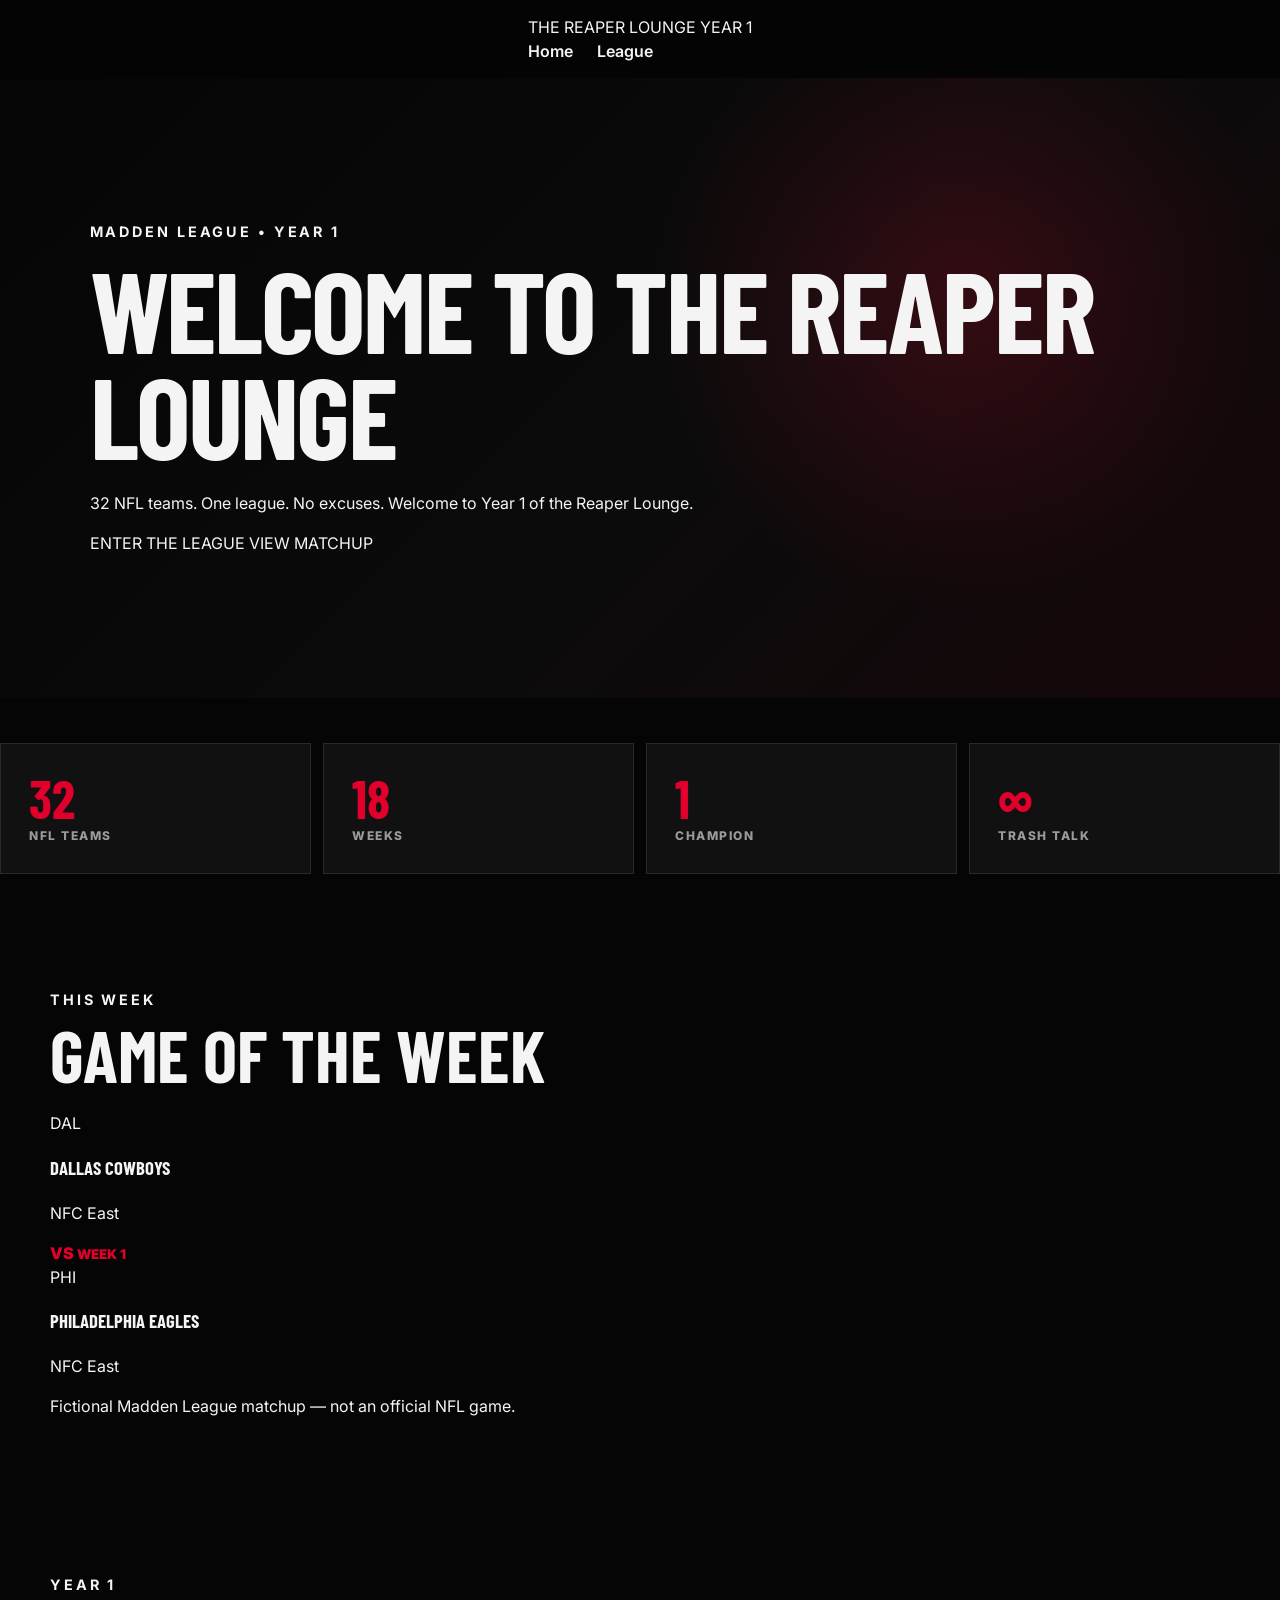
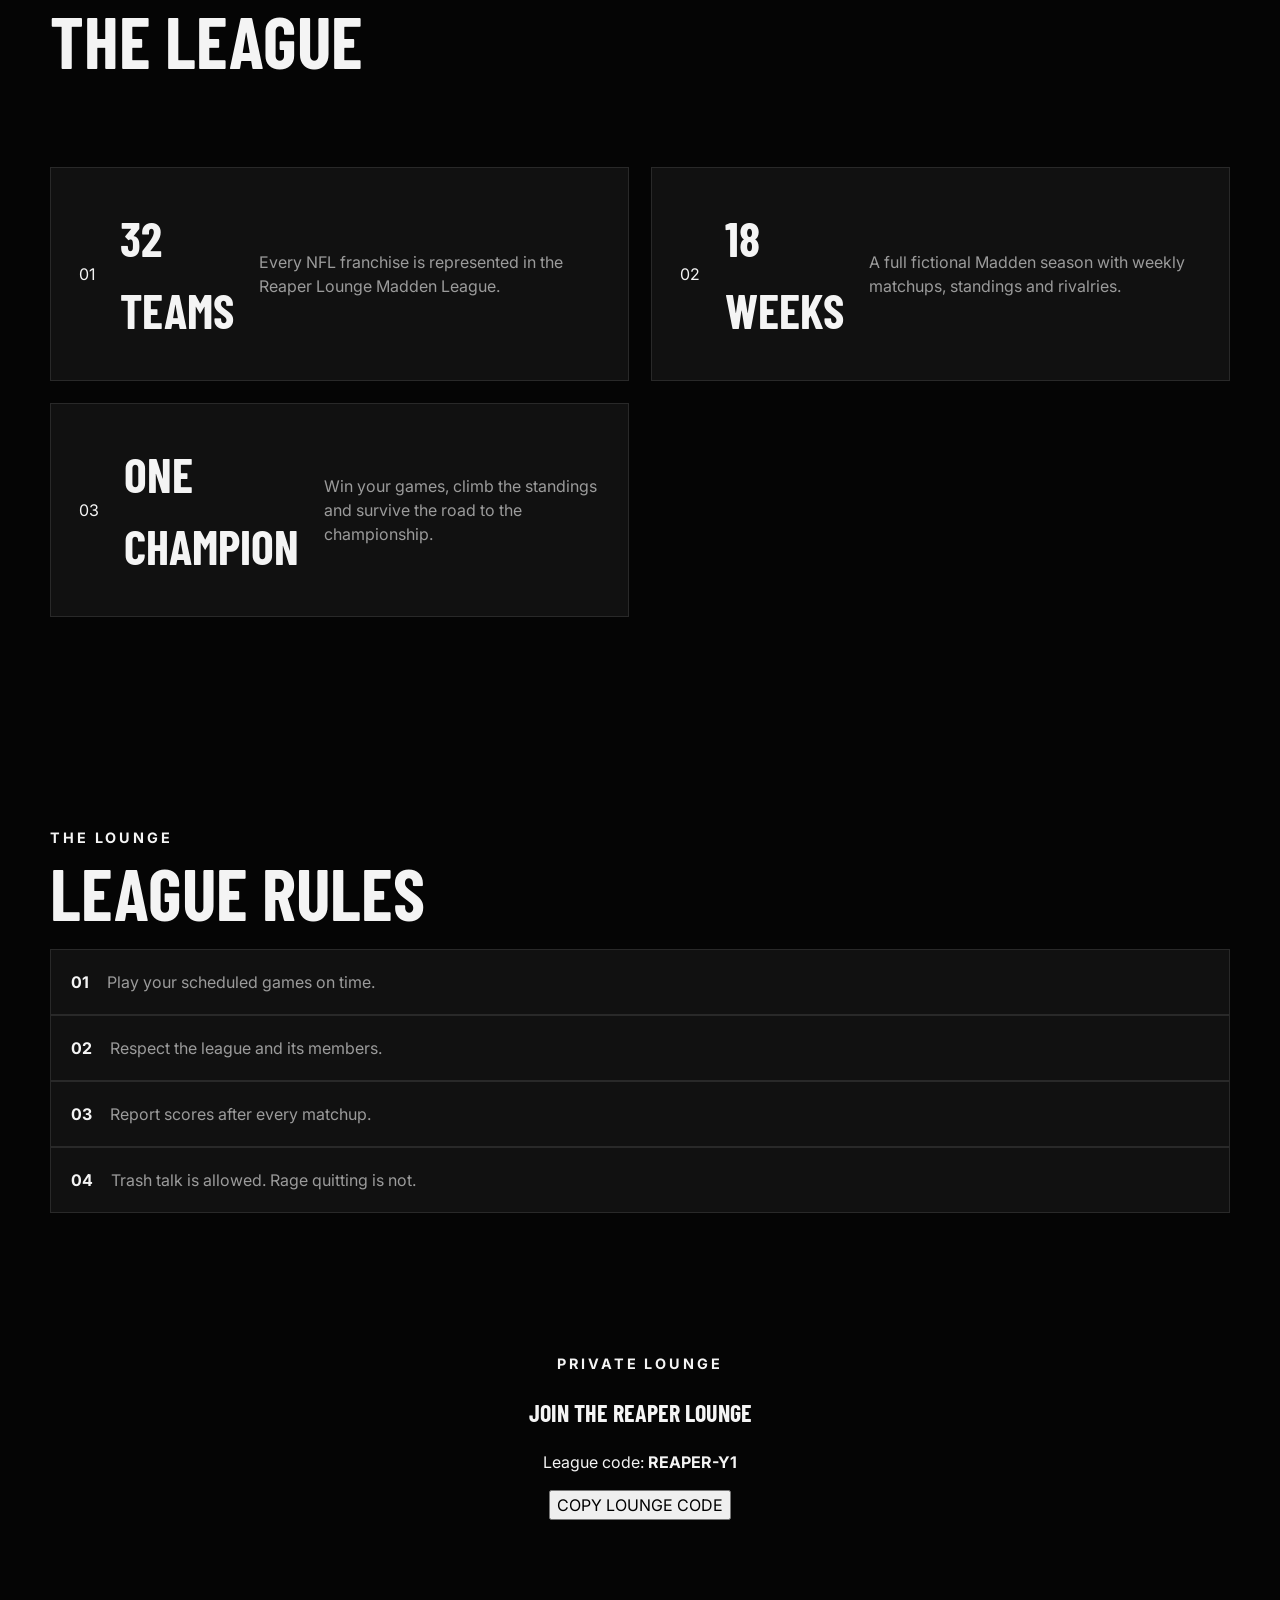
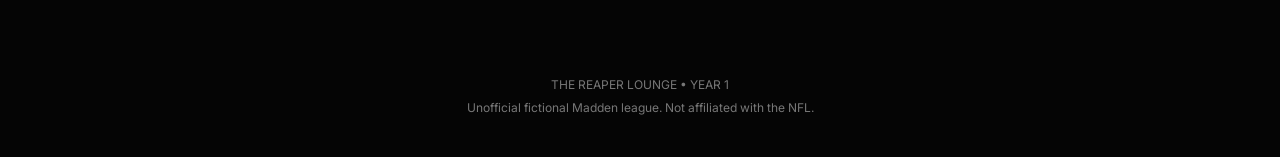
<file: index.html>
<!DOCTYPE html>
<html lang="en">
<head>
    <meta charset="UTF-8">
    <meta name="viewport" content="width=device-width, initial-scale=1.0">

    <meta
        name="description"
        content="THE REAPER LOUNGE - Year 1 Madden League featuring all 32 NFL teams."
    >

    <title>THE REAPER LOUNGE | Year 1</title>

    <link rel="stylesheet" href="styles.css">
</head>

<body>

<header class="site-header">
    <div class="container nav-container">

        <a href="index.html" class="logo" aria-label="The Reaper Lounge home">
            THE REAPER LOUNGE
            <span>YEAR 1</span>
        </a>

        <nav aria-label="Main navigation">
            <a href="index.html" class="active">Home</a>
            <a href="league.html">League</a>
        </nav>

    </div>
</header>


<main>

    <section class="hero">
        <div class="container">

            <p class="eyebrow">MADDEN LEAGUE • YEAR 1</p>

            <h1>
                WELCOME TO
                <span>THE REAPER LOUNGE</span>
            </h1>

            <p class="hero-text">
                32 NFL teams. One league. No excuses.
                Welcome to Year 1 of the Reaper Lounge.
            </p>

            <div class="hero-buttons">
                <a href="league.html" class="btn btn-primary">
                    ENTER THE LEAGUE
                </a>

                <a href="#featured" class="btn btn-secondary">
                    VIEW MATCHUP
                </a>
            </div>

        </div>
    </section>


    <section class="stats-section">
        <div class="container stats-grid">

            <div class="stat-card">
                <strong>32</strong>
                <span>NFL TEAMS</span>
            </div>

            <div class="stat-card">
                <strong>18</strong>
                <span>WEEKS</span>
            </div>

            <div class="stat-card">
                <strong>1</strong>
                <span>CHAMPION</span>
            </div>

            <div class="stat-card">
                <strong>∞</strong>
                <span>TRASH TALK</span>
            </div>

        </div>
    </section>


    <section id="featured" class="section">
        <div class="container">

            <div class="section-heading">
                <p class="eyebrow">THIS WEEK</p>
                <h2>GAME OF THE WEEK</h2>
            </div>

            <div class="matchup-card">

                <div class="team-side">
                    <div class="team-logo-placeholder">DAL</div>
                    <h3>Dallas Cowboys</h3>
                    <p>NFC East</p>
                </div>

                <div class="vs">
                    <span>VS</span>
                    <small>WEEK 1</small>
                </div>

                <div class="team-side">
                    <div class="team-logo-placeholder">PHI</div>
                    <h3>Philadelphia Eagles</h3>
                    <p>NFC East</p>
                </div>

            </div>

            <p class="matchup-note">
                Fictional Madden League matchup — not an official NFL game.
            </p>

        </div>
    </section>


    <section class="section dark-section">
        <div class="container">

            <div class="section-heading">
                <p class="eyebrow">YEAR 1</p>
                <h2>THE LEAGUE</h2>
            </div>

            <div class="feature-grid">

                <article class="feature-card">
                    <span class="feature-number">01</span>
                    <h3>32 TEAMS</h3>
                    <p>
                        Every NFL franchise is represented in the Reaper
                        Lounge Madden League.
                    </p>
                </article>

                <article class="feature-card">
                    <span class="feature-number">02</span>
                    <h3>18 WEEKS</h3>
                    <p>
                        A full fictional Madden season with weekly matchups,
                        standings and rivalries.
                    </p>
                </article>

                <article class="feature-card">
                    <span class="feature-number">03</span>
                    <h3>ONE CHAMPION</h3>
                    <p>
                        Win your games, climb the standings and survive
                        the road to the championship.
                    </p>
                </article>

            </div>

        </div>
    </section>


    <section class="section">
        <div class="container">

            <div class="section-heading">
                <p class="eyebrow">THE LOUNGE</p>
                <h2>LEAGUE RULES</h2>
            </div>

            <div class="rules-list">

                <div class="rule">
                    <strong>01</strong>
                    <span>Play your scheduled games on time.</span>
                </div>

                <div class="rule">
                    <strong>02</strong>
                    <span>Respect the league and its members.</span>
                </div>

                <div class="rule">
                    <strong>03</strong>
                    <span>Report scores after every matchup.</span>
                </div>

                <div class="rule">
                    <strong>04</strong>
                    <span>Trash talk is allowed. Rage quitting is not.</span>
                </div>

            </div>

        </div>
    </section>


    <section class="section dark-section">
        <div class="container lounge-code">

            <div>
                <p class="eyebrow">PRIVATE LOUNGE</p>
                <h2>JOIN THE REAPER LOUNGE</h2>

                <p>
                    League code:
                    <strong>REAPER-Y1</strong>
                </p>
            </div>

            <button
                id="copyCodeButton"
                class="btn btn-primary"
                type="button"
            >
                COPY LOUNGE CODE
            </button>

            <p
                id="copyMessage"
                class="success-message"
                aria-live="polite"
            ></p>

        </div>
    </section>

</main>


<footer class="site-footer">
    <div class="container">

        <p>
            THE REAPER LOUNGE
            <span>•</span>
            YEAR 1
        </p>

        <p class="footer-small">
            Unofficial fictional Madden league. Not affiliated with the NFL.
        </p>

    </div>
</footer>


<script src="script.js"></script>

</body>
</html>
</file>
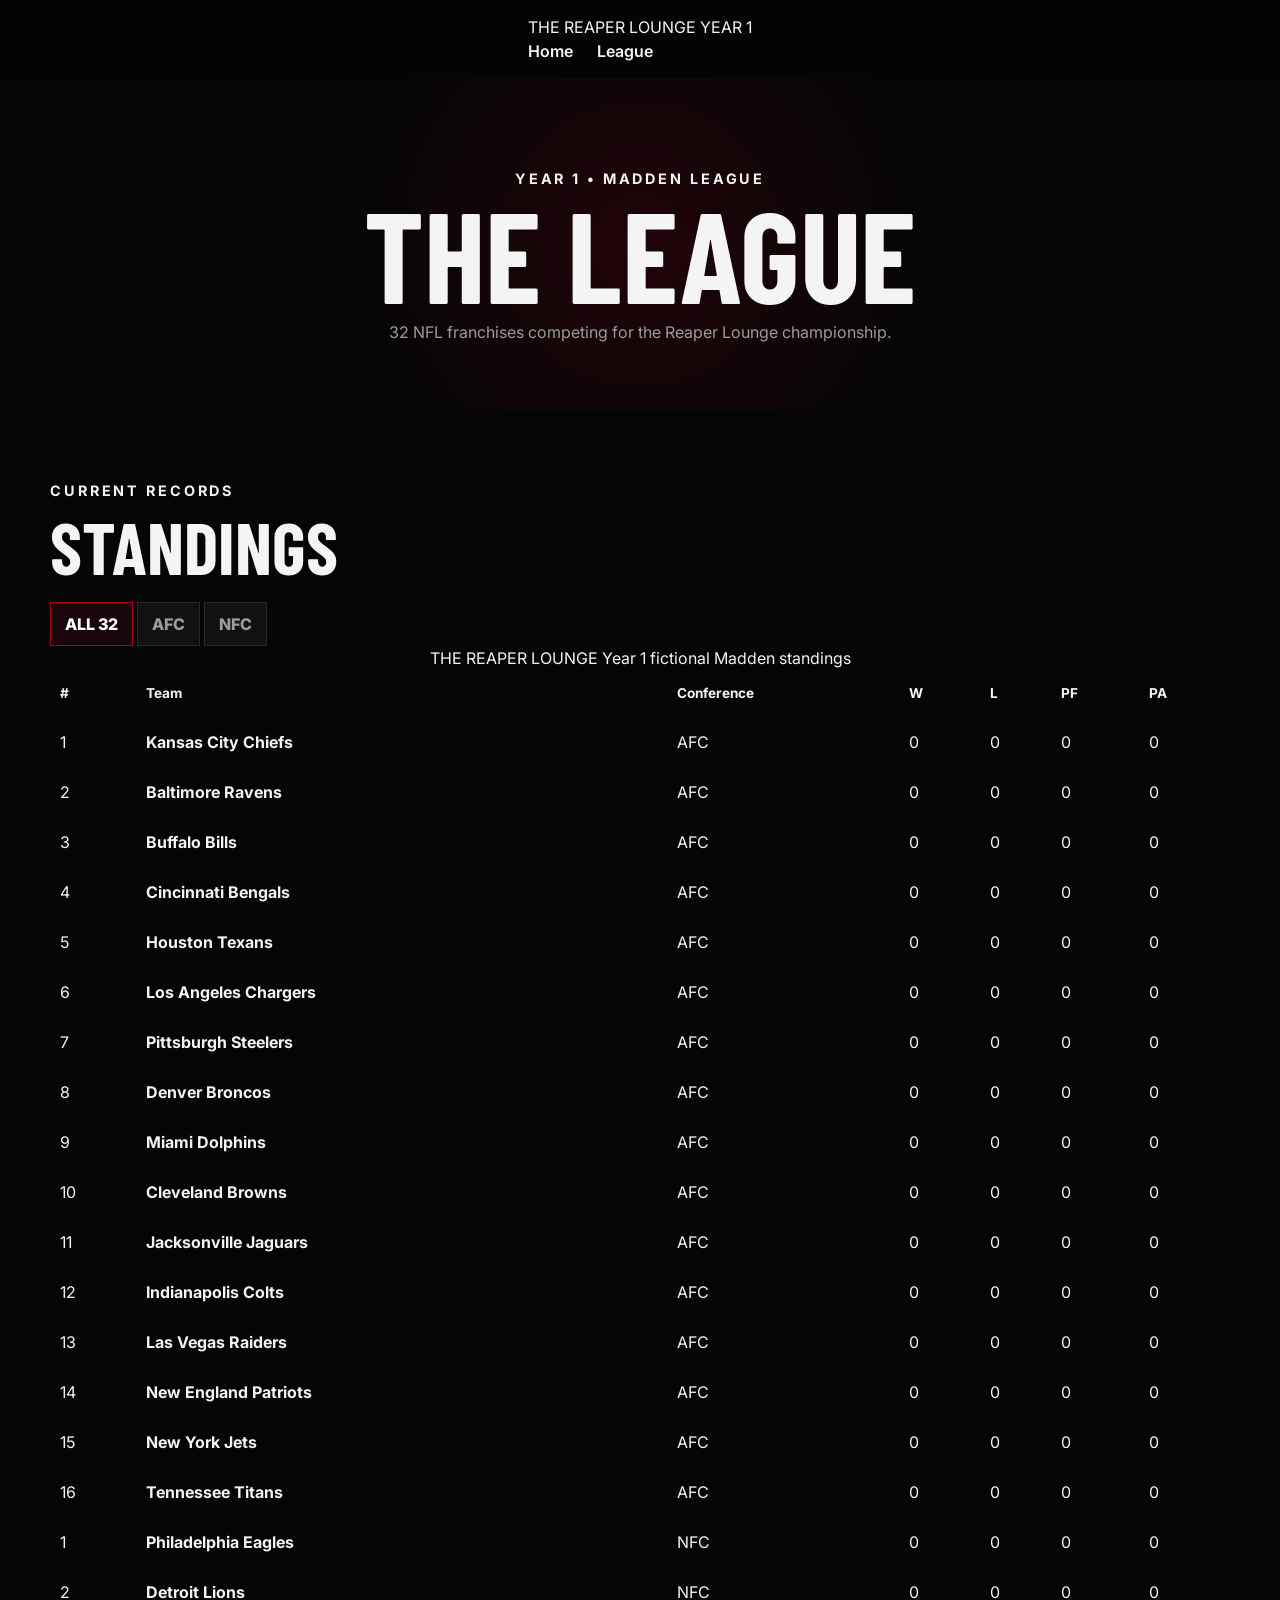
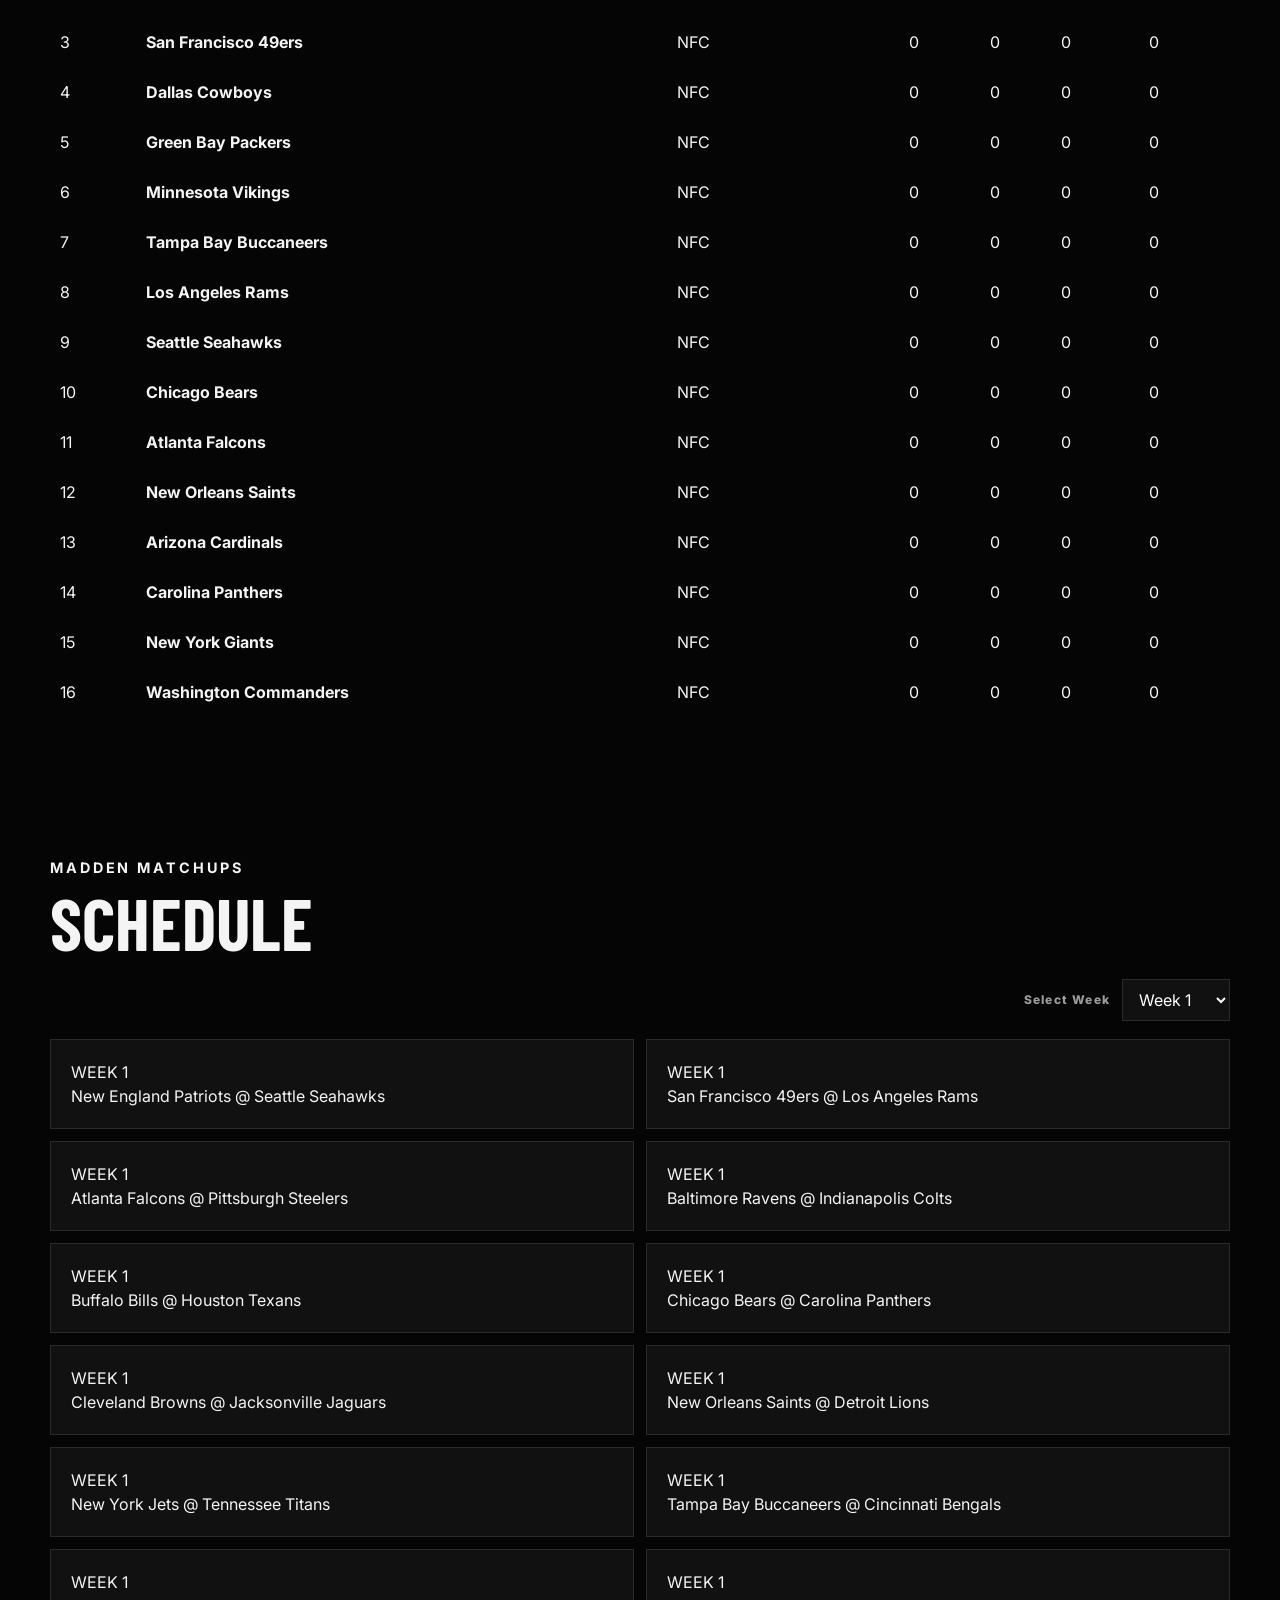
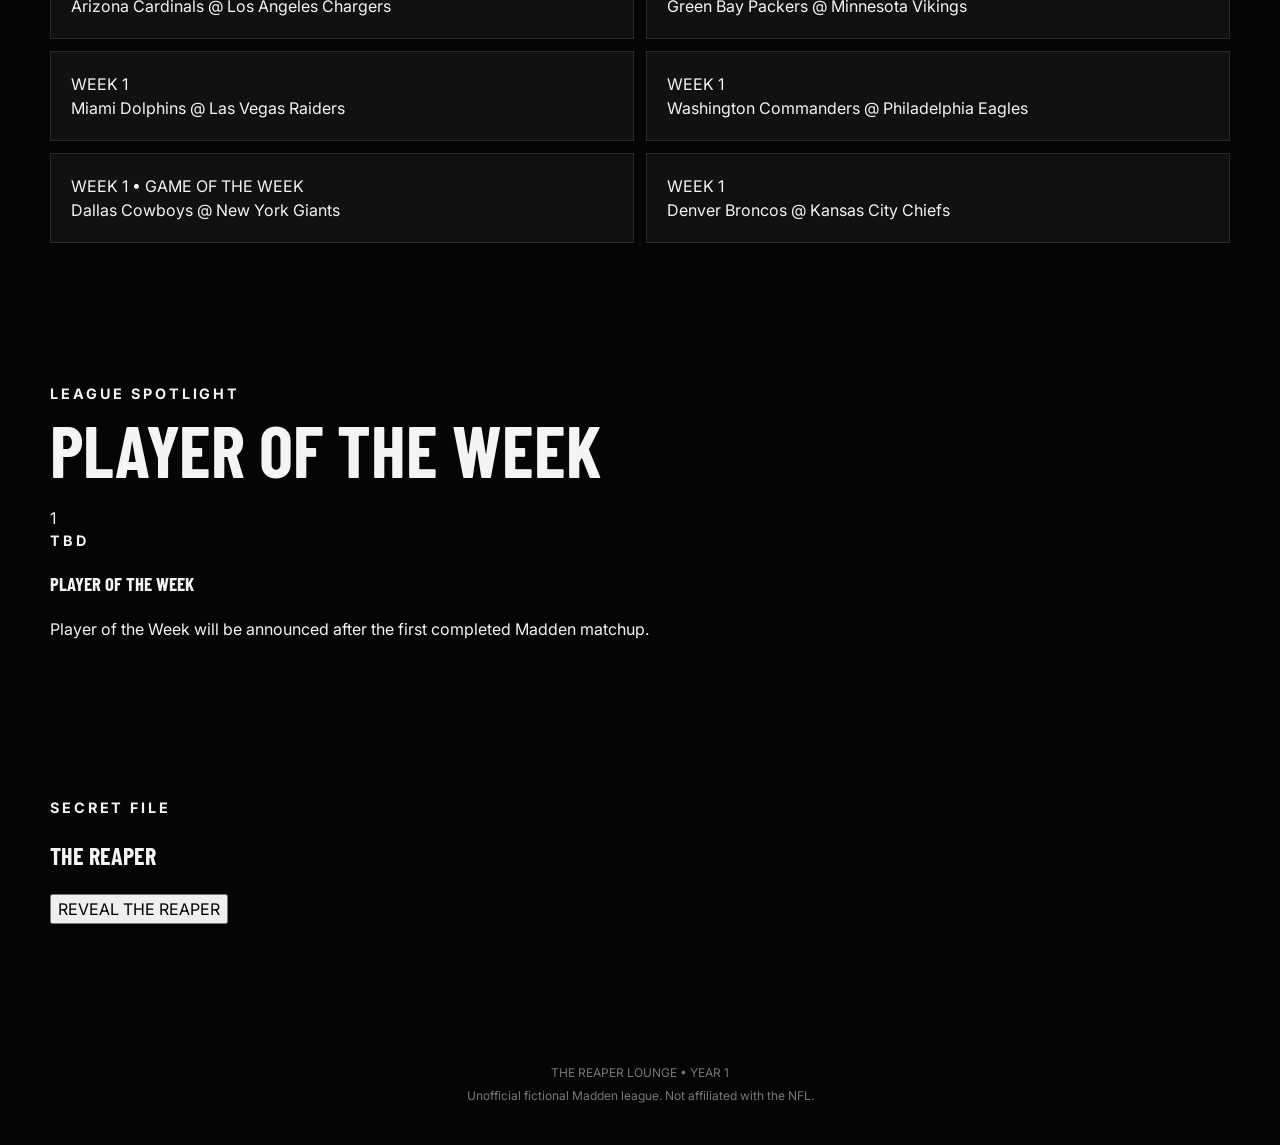
<file: league.html>
<!DOCTYPE html>
<html lang="en">
<head>
    <meta charset="UTF-8">
    <meta name="viewport" content="width=device-width, initial-scale=1.0">

    <meta
        name="description"
        content="THE REAPER LOUNGE Year 1 Madden League standings and schedule."
    >

    <title>League | THE REAPER LOUNGE</title>

    <link rel="stylesheet" href="styles.css">
</head>

<body>

<header class="site-header">
    <div class="container nav-container">

        <a href="index.html" class="logo" aria-label="The Reaper Lounge home">
            THE REAPER LOUNGE
            <span>YEAR 1</span>
        </a>

        <nav aria-label="Main navigation">
            <a href="index.html">Home</a>
            <a href="league.html" class="active">League</a>
        </nav>

    </div>
</header>


<main>

<section class="page-hero">
    <div class="container">

        <p class="eyebrow">YEAR 1 • MADDEN LEAGUE</p>

        <h1>THE LEAGUE</h1>

        <p>
            32 NFL franchises competing for the Reaper Lounge championship.
        </p>

    </div>
</section>


<section class="section">
    <div class="container">

        <div class="section-heading">
            <p class="eyebrow">CURRENT RECORDS</p>
            <h2>STANDINGS</h2>
        </div>


        <div class="conference-buttons" aria-label="Standings filters">

            <button
                class="filter-button active"
                type="button"
                data-conference="all"
            >
                ALL 32
            </button>

            <button
                class="filter-button"
                type="button"
                data-conference="AFC"
            >
                AFC
            </button>

            <button
                class="filter-button"
                type="button"
                data-conference="NFC"
            >
                NFC
            </button>

        </div>


        <div class="table-wrapper">

            <table id="standingsTable">

                <caption>
                    THE REAPER LOUNGE Year 1 fictional Madden standings
                </caption>

                <thead>
                    <tr>
                        <th scope="col">#</th>
                        <th scope="col">Team</th>
                        <th scope="col">Conference</th>
                        <th scope="col">W</th>
                        <th scope="col">L</th>
                        <th scope="col">PF</th>
                        <th scope="col">PA</th>
                    </tr>
                </thead>

                <tbody>

                    <tr data-conference="AFC">
                        <td>1</td>
                        <th scope="row">Kansas City Chiefs</th>
                        <td>AFC</td>
                        <td>0</td>
                        <td>0</td>
                        <td>0</td>
                        <td>0</td>
                    </tr>

                    <tr data-conference="AFC">
                        <td>2</td>
                        <th scope="row">Baltimore Ravens</th>
                        <td>AFC</td>
                        <td>0</td>
                        <td>0</td>
                        <td>0</td>
                        <td>0</td>
                    </tr>

                    <tr data-conference="AFC">
                        <td>3</td>
                        <th scope="row">Buffalo Bills</th>
                        <td>AFC</td>
                        <td>0</td>
                        <td>0</td>
                        <td>0</td>
                        <td>0</td>
                    </tr>

                    <tr data-conference="AFC">
                        <td>4</td>
                        <th scope="row">Cincinnati Bengals</th>
                        <td>AFC</td>
                        <td>0</td>
                        <td>0</td>
                        <td>0</td>
                        <td>0</td>
                    </tr>

                    <tr data-conference="AFC">
                        <td>5</td>
                        <th scope="row">Houston Texans</th>
                        <td>AFC</td>
                        <td>0</td>
                        <td>0</td>
                        <td>0</td>
                        <td>0</td>
                    </tr>

                    <tr data-conference="AFC">
                        <td>6</td>
                        <th scope="row">Los Angeles Chargers</th>
                        <td>AFC</td>
                        <td>0</td>
                        <td>0</td>
                        <td>0</td>
                        <td>0</td>
                    </tr>

                    <tr data-conference="AFC">
                        <td>7</td>
                        <th scope="row">Pittsburgh Steelers</th>
                        <td>AFC</td>
                        <td>0</td>
                        <td>0</td>
                        <td>0</td>
                        <td>0</td>
                    </tr>

                    <tr data-conference="AFC">
                        <td>8</td>
                        <th scope="row">Denver Broncos</th>
                        <td>AFC</td>
                        <td>0</td>
                        <td>0</td>
                        <td>0</td>
                        <td>0</td>
                    </tr>

                    <tr data-conference="AFC">
                        <td>9</td>
                        <th scope="row">Miami Dolphins</th>
                        <td>AFC</td>
                        <td>0</td>
                        <td>0</td>
                        <td>0</td>
                        <td>0</td>
                    </tr>

                    <tr data-conference="AFC">
                        <td>10</td>
                        <th scope="row">Cleveland Browns</th>
                        <td>AFC</td>
                        <td>0</td>
                        <td>0</td>
                        <td>0</td>
                        <td>0</td>
                    </tr>

                    <tr data-conference="AFC">
                        <td>11</td>
                        <th scope="row">Jacksonville Jaguars</th>
                        <td>AFC</td>
                        <td>0</td>
                        <td>0</td>
                        <td>0</td>
                        <td>0</td>
                    </tr>

                    <tr data-conference="AFC">
                        <td>12</td>
                        <th scope="row">Indianapolis Colts</th>
                        <td>AFC</td>
                        <td>0</td>
                        <td>0</td>
                        <td>0</td>
                        <td>0</td>
                    </tr>

                    <tr data-conference="AFC">
                        <td>13</td>
                        <th scope="row">Las Vegas Raiders</th>
                        <td>AFC</td>
                        <td>0</td>
                        <td>0</td>
                        <td>0</td>
                        <td>0</td>
                    </tr>

                    <tr data-conference="AFC">
                        <td>14</td>
                        <th scope="row">New England Patriots</th>
                        <td>AFC</td>
                        <td>0</td>
                        <td>0</td>
                        <td>0</td>
                        <td>0</td>
                    </tr>

                    <tr data-conference="AFC">
                        <td>15</td>
                        <th scope="row">New York Jets</th>
                        <td>AFC</td>
                        <td>0</td>
                        <td>0</td>
                        <td>0</td>
                        <td>0</td>
                    </tr>

                    <tr data-conference="AFC">
                        <td>16</td>
                        <th scope="row">Tennessee Titans</th>
                        <td>AFC</td>
                        <td>0</td>
                        <td>0</td>
                        <td>0</td>
                        <td>0</td>
                    </tr>


                    <tr data-conference="NFC">
                        <td>1</td>
                        <th scope="row">Philadelphia Eagles</th>
                        <td>NFC</td>
                        <td>0</td>
                        <td>0</td>
                        <td>0</td>
                        <td>0</td>
                    </tr>

                    <tr data-conference="NFC">
                        <td>2</td>
                        <th scope="row">Detroit Lions</th>
                        <td>NFC</td>
                        <td>0</td>
                        <td>0</td>
                        <td>0</td>
                        <td>0</td>
                    </tr>

                    <tr data-conference="NFC">
                        <td>3</td>
                        <th scope="row">San Francisco 49ers</th>
                        <td>NFC</td>
                        <td>0</td>
                        <td>0</td>
                        <td>0</td>
                        <td>0</td>
                    </tr>

                    <tr data-conference="NFC">
                        <td>4</td>
                        <th scope="row">Dallas Cowboys</th>
                        <td>NFC</td>
                        <td>0</td>
                        <td>0</td>
                        <td>0</td>
                        <td>0</td>
                    </tr>

                    <tr data-conference="NFC">
                        <td>5</td>
                        <th scope="row">Green Bay Packers</th>
                        <td>NFC</td>
                        <td>0</td>
                        <td>0</td>
                        <td>0</td>
                        <td>0</td>
                    </tr>

                    <tr data-conference="NFC">
                        <td>6</td>
                        <th scope="row">Minnesota Vikings</th>
                        <td>NFC</td>
                        <td>0</td>
                        <td>0</td>
                        <td>0</td>
                        <td>0</td>
                    </tr>

                    <tr data-conference="NFC">
                        <td>7</td>
                        <th scope="row">Tampa Bay Buccaneers</th>
                        <td>NFC</td>
                        <td>0</td>
                        <td>0</td>
                        <td>0</td>
                        <td>0</td>
                    </tr>

                    <tr data-conference="NFC">
                        <td>8</td>
                        <th scope="row">Los Angeles Rams</th>
                        <td>NFC</td>
                        <td>0</td>
                        <td>0</td>
                        <td>0</td>
                        <td>0</td>
                    </tr>

                    <tr data-conference="NFC">
                        <td>9</td>
                        <th scope="row">Seattle Seahawks</th>
                        <td>NFC</td>
                        <td>0</td>
                        <td>0</td>
                        <td>0</td>
                        <td>0</td>
                    </tr>

                    <tr data-conference="NFC">
                        <td>10</td>
                        <th scope="row">Chicago Bears</th>
                        <td>NFC</td>
                        <td>0</td>
                        <td>0</td>
                        <td>0</td>
                        <td>0</td>
                    </tr>

                    <tr data-conference="NFC">
                        <td>11</td>
                        <th scope="row">Atlanta Falcons</th>
                        <td>NFC</td>
                        <td>0</td>
                        <td>0</td>
                        <td>0</td>
                        <td>0</td>
                    </tr>

                    <tr data-conference="NFC">
                        <td>12</td>
                        <th scope="row">New Orleans Saints</th>
                        <td>NFC</td>
                        <td>0</td>
                        <td>0</td>
                        <td>0</td>
                        <td>0</td>
                    </tr>

                    <tr data-conference="NFC">
                        <td>13</td>
                        <th scope="row">Arizona Cardinals</th>
                        <td>NFC</td>
                        <td>0</td>
                        <td>0</td>
                        <td>0</td>
                        <td>0</td>
                    </tr>

                    <tr data-conference="NFC">
                        <td>14</td>
                        <th scope="row">Carolina Panthers</th>
                        <td>NFC</td>
                        <td>0</td>
                        <td>0</td>
                        <td>0</td>
                        <td>0</td>
                    </tr>

                    <tr data-conference="NFC">
                        <td>15</td>
                        <th scope="row">New York Giants</th>
                        <td>NFC</td>
                        <td>0</td>
                        <td>0</td>
                        <td>0</td>
                        <td>0</td>
                    </tr>

                    <tr data-conference="NFC">
                        <td>16</td>
                        <th scope="row">Washington Commanders</th>
                        <td>NFC</td>
                        <td>0</td>
                        <td>0</td>
                        <td>0</td>
                        <td>0</td>
                    </tr>

                </tbody>

            </table>

        </div>

    </div>
</section>


<section class="section dark-section">
    <div class="container">

        <div class="section-heading">
            <p class="eyebrow">MADDEN MATCHUPS</p>
            <h2>SCHEDULE</h2>
        </div>


        <div class="schedule-controls">

            <label for="weekSelect">
                Select Week
            </label>

            <select id="weekSelect">
                <option value="1">Week 1</option>
                <option value="2">Week 2</option>
                <option value="3">Week 3</option>
                <option value="4">Week 4</option>
                <option value="5">Week 5</option>
                <option value="6">Week 6</option>
                <option value="7">Week 7</option>
                <option value="8">Week 8</option>
                <option value="9">Week 9</option>
                <option value="10">Week 10</option>
                <option value="11">Week 11</option>
                <option value="12">Week 12</option>
                <option value="13">Week 13</option>
                <option value="14">Week 14</option>
                <option value="15">Week 15</option>
                <option value="16">Week 16</option>
                <option value="17">Week 17</option>
                <option value="18">Week 18</option>
            </select>

        </div>


        <div id="scheduleContainer" class="schedule-grid">

            <!-- JavaScript fills this area -->

        </div>

    </div>
</section>


<section class="section">
    <div class="container">

        <div class="section-heading">
            <p class="eyebrow">LEAGUE SPOTLIGHT</p>
            <h2>PLAYER OF THE WEEK</h2>
        </div>

        <div class="player-card">

            <div class="player-number">
                1
            </div>

            <div>
                <p class="eyebrow">TBD</p>

                <h3>
                    PLAYER OF THE WEEK
                </h3>

                <p>
                    Player of the Week will be announced after
                    the first completed Madden matchup.
                </p>
            </div>

        </div>

    </div>
</section>


<section class="section dark-section">
    <div class="container reveal-box">

        <p class="eyebrow">SECRET FILE</p>

        <h2>THE REAPER</h2>

        <button
            id="revealButton"
            class="btn btn-primary"
            type="button"
            aria-expanded="false"
            aria-controls="leagueMessage"
        >
            REVEAL THE REAPER
        </button>

        <p
            id="leagueMessage"
            class="reveal-message"
            hidden
        >
            The Reaper is watching every matchup.
            Win your games. Protect your record.
            There is nowhere to hide.
        </p>

    </div>
</section>

</main>


<footer class="site-footer">
    <div class="container">

        <p>
            THE REAPER LOUNGE
            <span>•</span>
            YEAR 1
        </p>

        <p class="footer-small">
            Unofficial fictional Madden league. Not affiliated with the NFL.
        </p>

    </div>
</footer>


<script src="script.js"></script>

</body>
</html>
</file>
<file: styles.css>
@import url('https://fonts.googleapis.com/css2?family=Barlow+Condensed:wght@500;600;700;800&family=Inter:wght@400;500;600;700;800&display=swap');

:root {
  --background: #050505;
  --background-light: #0c0c0c;
  --card: #111111;
  --card-2: #171717;
  --red: #b00020;
  --red-bright: #e0002b;
  --text: #f4f4f4;
  --muted: #9b9b9b;
  --border: #292929;
  --green: #72d572;
}

* {
  box-sizing: border-box;
}

html {
  scroll-behavior: smooth;
}

body {
  margin: 0;
  background: var(--background);
  color: var(--text);
  font-family: Inter, system-ui, sans-serif;
  line-height: 1.5;
}

a {
  color: inherit;
  text-decoration: none;
}

button,
select,
input {
  font: inherit;
}

.site-header {
  position: sticky;
  top: 0;
  z-index: 20;

  display: flex;
  justify-content: space-between;
  align-items: center;

  gap: 20px;

  padding: 15px clamp(18px, 4vw, 60px);

  background: rgba(5,5,5,.94);

  border-bottom: 1px solid var(--border);

  backdrop-filter: blur(12px);
}

.brand {
  display: flex;
  align-items: center;
  gap: 12px;

  font-family: "Barlow Condensed", sans-serif;
  font-weight: 800;

  letter-spacing: .08em;
}

.brand span {
  font-size: 1.2rem;
}

.brand small {
  color: var(--red-bright);
  letter-spacing: .15em;
}

.nav {
  display: flex;
  gap: 8px;
}

.nav a {
  padding: 9px 13px;

  color: var(--muted);

  font-weight: 700;
  text-transform: uppercase;

  font-size: .8rem;
  letter-spacing: .08em;
}

.nav a:hover,
.nav a.active {
  color: var(--text);
}

.hero {
  min-height: 78vh;

  display: grid;
  align-items: center;

  padding: 80px clamp(20px, 7vw, 110px);

  background:
    radial-gradient(
      circle at 75% 45%,
      rgba(176,0,32,.22),
      transparent 30%
    ),
    linear-gradient(
      135deg,
      #050505 0%,
      #090909 60%,
      #150308 100%
    );
}

.hero-inner {
  max-width: 920px;
}

.eyebrow {
  margin: 0 0 10px;

  color: var(--red-bright);

  font-weight: 800;

  font-size: .75rem;

  letter-spacing: .2em;

  text-transform: uppercase;
}

.hero h1,
.page-hero h1,
h2,
h3 {
  font-family: "Barlow Condensed", sans-serif;
  text-transform: uppercase;
}

.hero h1 {
  margin: 0;

  font-size: clamp(4rem, 12vw, 9.5rem);

  line-height: .82;

  letter-spacing: -.02em;
}

.hero h1 span {
  color: var(--red-bright);
}

.hero-copy {
  max-width: 620px;

  margin: 30px 0;

  color: #c9c9c9;

  font-size: clamp(1rem, 2vw, 1.25rem);
}

.hero-actions,
.filter-row,
.code-box {
  display: flex;
  flex-wrap: wrap;
  gap: 10px;
}

.button {
  display: inline-flex;

  justify-content: center;
  align-items: center;

  min-height: 44px;

  padding: 11px 17px;

  border: 1px solid transparent;

  cursor: pointer;

  font-weight: 800;

  text-transform: uppercase;

  letter-spacing: .08em;

  font-size: .76rem;

  transition:
    transform .15s ease,
    background .15s ease,
    border-color .15s ease;
}

.button:hover {
  transform: translateY(-1px);
}

.button-primary {
  background: var(--red);
  color: white;
}

.button-primary:hover {
  background: var(--red-bright);
}

.button-secondary {
  border-color: var(--border);
  background: #0b0b0b;
}

.section {
  width: min(1180px, calc(100% - 36px));

  margin: 0 auto;

  padding: 70px 0;
}

.section-heading {
  margin-bottom: 24px;
}

.section-heading h2 {
  margin: 0;

  font-size: clamp(2.2rem, 6vw, 4.5rem);

  line-height: .9;
}

.section-note {
  color: var(--muted);
  margin: 12px 0 0;
}

.stats-grid {
  display: grid;

  grid-template-columns: repeat(4, 1fr);

  gap: 12px;

  padding-top: 45px;
  padding-bottom: 45px;
}

.stat-card,
.info-card,
.feature-card,
.rule {
  background: var(--card);
  border: 1px solid var(--border);
}

.stat-card {
  padding: 28px;

  display: grid;

  gap: 2px;
}

.stat-card strong {
  color: var(--red-bright);

  font-family: "Barlow Condensed", sans-serif;

  font-size: 3.3rem;

  line-height: 1;
}

.stat-card span {
  color: var(--muted);

  font-weight: 800;

  font-size: .75rem;

  letter-spacing: .13em;
}

.feature-card {
  display: flex;

  justify-content: space-between;

  align-items: center;

  gap: 25px;

  padding: 28px;
}

.feature-card.compact {
  justify-content: flex-start;
}

.feature-card h3 {
  margin: 6px 0;

  font-size: clamp(1.7rem, 4vw, 3rem);
}

.feature-card h3 b {
  color: var(--red-bright);

  font-size: .6em;

  margin: 0 8px;
}

.feature-card p {
  color: var(--muted);
  margin: 0;
}

.week-label {
  color: var(--red-bright);

  font-size: .7rem;

  font-weight: 800;

  letter-spacing: .15em;
}

.feature-grid,
.rules-grid {
  display: grid;

  grid-template-columns: repeat(3, 1fr);

  gap: 12px;
}

.info-card {
  padding: 26px;
}

.card-number {
  color: var(--red-bright);

  font-weight: 800;
}

.info-card h3 {
  margin: 35px 0 8px;

  font-size: 1.8rem;
}

.info-card p,
.rule span {
  color: var(--muted);
}

.rules-grid {
  grid-template-columns: repeat(2, 1fr);
}

.rule {
  padding: 20px;

  display: flex;

  gap: 18px;

  align-items: flex-start;
}

.rule b {
  color: var(--red-bright);

  font-family: "Barlow Condensed";

  font-size: 1.6rem;
}

.lounge-code {
  text-align: center;
}

.code-box {
  justify-content: center;

  align-items: center;

  margin-top: 18px;
}

.code-box code {
  min-height: 44px;

  display: inline-flex;

  align-items: center;

  padding: 10px 16px;

  background: #0d0d0d;

  border: 1px dashed var(--red);

  color: #fff;

  font-weight: 800;

  letter-spacing: .1em;
}

.small-message {
  min-height: 22px;

  color: var(--green);
}

.page-hero {
  padding: 90px 18px 50px;

  text-align: center;

  background:
    radial-gradient(
      circle at center,
      rgba(176,0,32,.16),
      transparent 45%
    );
}

.page-hero h1 {
  margin: 0;

  font-size: clamp(4rem, 12vw, 8rem);

  line-height: .8;
}

.page-hero p:last-child {
  color: var(--muted);
}

.filter-button {
  padding: 9px 14px;

  border: 1px solid var(--border);

  background: var(--card);

  color: var(--muted);

  cursor: pointer;

  font-weight: 800;
}

.filter-button.active,
.filter-button:hover {
  color: white;

  border-color: var(--red);

  background: #19050a;
}

.table-wrap {
  overflow-x: auto;

  border: 1px solid var(--border);

  background: var(--card);
}

.standings-table {
  width: 100%;

  border-collapse: collapse;

  min-width: 720px;
}

.standings-table th,
.standings-table td {
  padding: 12px 14px;

  border-bottom: 1px solid var(--border);

  text-align: left;
}

.standings-table th {
  color: var(--red-bright);

  font-size: .72rem;

  letter-spacing: .1em;

  background: #0c0c0c;
}

.standings-table td {
  font-size: .9rem;
}

.standings-table tbody tr:hover {
  background: #171717;
}

.standings-table .team-cell {
  font-weight: 800;
}

.diff-positive {
  color: var(--green);
}

.diff-negative {
  color: #ff687f;
}

.schedule-controls {
  display: flex;

  justify-content: flex-end;

  align-items: center;

  gap: 12px;

  margin-bottom: 18px;
}

.schedule-controls label {
  color: var(--muted);

  font-weight: 800;

  font-size: .75rem;

  letter-spacing: .1em;
}

.schedule-controls select {
  min-height: 42px;

  padding: 8px 12px;

  background: var(--card);

  color: white;

  border: 1px solid var(--border);
}

.schedule-grid {
  display: grid;

  grid-template-columns: repeat(2, 1fr);

  gap: 12px;
}

.game-card {
  position: relative;

  background: var(--card);

  border: 1px solid var(--border);

  padding: 20px;
}

.game-card.featured {
  border-color: var(--red);

  box-shadow: inset 3px 0 var(--red);
}

.game-meta {
  display: flex;

  justify-content: space-between;

  gap: 10px;

  color: var(--muted);

  font-size: .7rem;

  font-weight: 800;

  text-transform: uppercase;

  letter-spacing: .08em;
}

.matchup {
  display: grid;

  grid-template-columns: 1fr auto 1fr;

  align-items: center;

  gap: 10px;

  margin: 17px 0;
}

.team {
  font-family: "Barlow Condensed";

  font-size: 1.45rem;

  font-weight: 700;

  text-transform: uppercase;
}

.team.away {
  text-align: right;
}

.vs {
  color: var(--red-bright);

  font-weight: 900;
}

.score-entry {
  display: grid;

  grid-template-columns: 1fr auto 1fr;

  align-items: center;

  gap: 8px;

  border-top: 1px solid var(--border);

  padding-top: 14px;
}

.score-entry input {
  width: 100%;

  min-width: 0;

  padding: 9px;

  text-align: center;

  background: #080808;

  color: white;

  border: 1px solid var(--border);
}

.score-entry input:focus {
  outline: 2px solid var(--red);

  outline-offset: 1px;
}

.save-score {
  padding: 9px 10px;

  background: #1a1a1a;

  color: white;

  border: 1px solid var(--border);

  cursor: pointer;

  font-weight: 800;
}

.save-score:hover {
  background: var(--red);
}

.score-status {
  min-height: 19px;

  margin: 8px 0 0;

  color: var(--green);

  font-size: .72rem;

  text-align: center;
}

.reveal-section {
  text-align: center;
}

.reaper-message {
  margin: 18px auto 0;

  max-width: 680px;

  padding: 18px;

  border: 1px solid var(--red);

  background: #160308;

  color: #fff;

  font-family: "Barlow Condensed";

  font-size: 1.5rem;

  letter-spacing: .06em;
}

.site-footer {
  padding: 35px 18px;

  border-top: 1px solid var(--border);

  text-align: center;

  color: #777;

  font-size: .75rem;
}

.site-footer p {
  margin: 5px;
}

:focus-visible {
  outline: 2px solid var(--red-bright);

  outline-offset: 3px;
}

@media (max-width: 800px) {

  .stats-grid {
    grid-template-columns: repeat(2, 1fr);
  }

  .feature-grid,
  .rules-grid,
  .schedule-grid {
    grid-template-columns: 1fr;
  }

  .feature-card {
    align-items: flex-start;

    flex-direction: column;
  }

  .schedule-controls {
    justify-content: flex-start;

    flex-direction: column;

    align-items: stretch;
  }

  .schedule-controls select {
    width: 100%;
  }
}

@media (max-width: 560px) {

  .site-header {
    padding: 12px 15px;
  }

  .brand {
    gap: 7px;
  }

  .brand span {
    font-size: .95rem;
  }

  .brand small {
    font-size: .65rem;
  }

  .nav a {
    padding: 8px;

    font-size: .68rem;
  }

  .hero {
    min-height: 70vh;

    padding: 65px 18px;
  }

  .section {
    padding: 50px 0;
  }

  .stats-grid {
    width: min(100% - 24px, 1180px);

    grid-template-columns: repeat(2, 1fr);
  }

  .stat-card {
    padding: 20px 14px;
  }

  .stat-card strong {
    font-size: 2.5rem;
  }

  .feature-card {
    padding: 20px;
  }

  .matchup {
    grid-template-columns: 1fr;

    text-align: center;
  }

  .team.away {
    text-align: center;
  }

  .vs {
    display: none;
  }
}

@media (prefers-reduced-motion: reduce) {

  html {
    scroll-behavior: auto;
  }

  *,
  *::before {
    transition: none !important;
  }
}.badge {
  font-family: Impact, "Arial Narrow", sans-serif;
  letter-spacing: .06em;
}

a {
  color: var(--text);
}

.container {
  width: min(92%, var(--max));
  margin-inline: auto;
}

/* HEADER */

.site-header {
  border-bottom: 1px solid var(--line);
  background: rgba(5, 5, 5, .96);
  position: sticky;
  top: 0;
  z-index: 10;
}

.nav-wrap {
  min-height: 72px;
  display: flex;
  align-items: center;
  justify-content: space-between;
  gap: 24px;
}

.brand {
  color: var(--crimson-bright);
  text-decoration: none;
  font-size: 1.3rem;
  font-weight: 700;
}

nav {
  display: flex;
  gap: 24px;
}

nav a {
  text-decoration: none;
  font-weight: 600;
}

nav a:hover,
nav a[aria-current="page"] {
  color: var(--crimson-bright);
}

/* HERO */

.hero {
  min-height: 620px;
  display: grid;
  align-items: center;

  background:
    radial-gradient(
      circle at 75% 35%,
      rgba(193, 18, 47, .22),
      transparent 30%
    ),
    linear-gradient(
      135deg,
      #050505 0%,
      #0b0b0b 55%,
      #16070a 100%
    );

  border-bottom: 1px solid var(--line);
}

.hero-content {
  padding: 80px 0;
}

.eyebrow {
  color: var(--crimson-bright);
  font-size: .9rem;
  font-weight: 700;
  margin: 0 0 12px;
}

.hero h1,
.page-heading h1 {
  font-size: clamp(3.2rem, 9vw, 7.5rem);
  line-height: .92;
  margin: 0 0 24px;
}

.hero h1 span,
.page-heading h1 span {
  color: var(--crimson-bright);
}

.hero-copy,
.page-heading p {
  max-width: 680px;
  color: var(--muted);
  font-size: 1.1rem;
}

/* BUTTON */

.button {
  display: inline-block;
  margin-top: 20px;
  padding: 13px 22px;
  background: var(--crimson);
  color: white;
  border: 1px solid var(--crimson-bright);
  text-decoration: none;
  font-weight: 700;
  cursor: pointer;
}

.button:hover,
.button:focus {
  background: var(--crimson-bright);
}

.button-small {
  font-size: .9rem;
  padding: 10px 16px;
}

/* CARDS */

.feature-grid {
  display: grid;
  grid-template-columns: repeat(2, 1fr);
  gap: 22px;
  padding-block: 70px;
}

.card {
  background: linear-gradient(
    145deg,
    var(--panel-2),
    var(--panel)
  );

  border: 1px solid var(--line);
  padding: 30px;

  box-shadow:
    0 12px 35px rgba(0, 0, 0, .25);
}

.card-label {
  color: var(--crimson-bright);
  font-size: .82rem;
  font-weight: 700;
  margin-bottom: 14px;
}

.card h2 {
  font-size: clamp(1.7rem, 4vw, 2.7rem);
  margin: 0 0 8px;
}

.matchup {
  color: var(--crimson-bright);
  font-weight: 700;
}

.scoreline,
.big-matchup {
  margin-top: 25px;
  padding: 18px;
  border: 1px solid var(--line);

  display: flex;
  justify-content: space-around;
  align-items: center;
  gap: 12px;

  font-family: Impact, sans-serif;
}

.scoreline span,
.big-matchup > span {
  color: var(--crimson-bright);
}

.player-mark {
  display: inline-grid;
  place-items: center;

  width: 68px;
  height: 68px;

  border: 2px solid var(--crimson);
  color: var(--crimson-bright);

  font: 700 .85rem Impact, sans-serif;

  margin-bottom: 16px;
}

/* CODE */

.manifesto {
  padding: 20px 0 80px;

  display: grid;
  grid-template-columns: 1fr 1fr;

  gap: 50px;
}

.manifesto h2 {
  font-size: clamp(2rem, 5vw, 4rem);
  margin: 0;
}

.manifesto ul {
  margin: 0;
  padding-left: 22px;
  color: var(--muted);
}

.manifesto li {
  margin-bottom: 12px;
}

/* LEAGUE */

.league-main {
  padding-block: 75px;
}

.page-heading {
  margin-bottom: 45px;
}

.board-grid {
  display: grid;
  grid-template-columns: 1.25fr .75fr;
  gap: 22px;
}

/* TABLE */

.table-wrap {
  overflow-x: auto;
}

table {
  width: 100%;
  border-collapse: collapse;
}

th,
td {
  padding: 13px 10px;
  border-bottom: 1px solid var(--line);
  text-align: left;
}

thead th {
  color: var(--crimson-bright);
  font-size: .85rem;
}

/* SCHEDULE */

.schedule {
  list-style: none;
  padding: 0;
  margin: 0 0 22px;
}

.schedule li {
  display: grid;
  grid-template-columns: 1fr auto 1fr;
  gap: 12px;
  padding: 14px 0;
  border-bottom: 1px solid var(--line);
}

.schedule li span:last-child {
  text-align: right;
}

.schedule b {
  color: var(--crimson-bright);
}

.interactive-message {
  color: var(--crimson-bright);
  font-weight: 700;
}

/* GAME OF WEEK */

.weekly {
  margin-top: 22px;
}

.weekly-head {
  display: flex;
  justify-content: space-between;
  gap: 20px;
  align-items: start;
}

.badge {
  color: white;
  background: var(--crimson);
  padding: 6px 10px;
  font-size: .8rem;
}

.big-matchup {
  font-size: clamp(1.8rem, 5vw, 3.5rem);
  padding: 35px 20px;
}

.big-matchup div {
  text-align: center;
}

.big-matchup small {
  display: block;
  color: var(--muted);
  font: 400 1rem Georgia, serif;
}

.center-copy {
  text-align: center;
  color: var(--muted);
  max-width: 700px;
  margin: 22px auto 0;
}

/* FOOTER */

.site-footer {
  border-top: 1px solid var(--line);
  margin-top: 30px;
}

.footer-wrap {
  min-height: 90px;

  display: flex;
  justify-content: space-between;
  align-items: center;

  gap: 20px;

  color: var(--muted);
  font-size: .85rem;
}

.footer-wrap a {
  color: var(--crimson-bright);
}

/* ACCESSIBILITY */

.sr-only {
  position: absolute;
  width: 1px;
  height: 1px;
  padding: 0;
  margin: -1px;

  overflow: hidden;
  clip: rect(0, 0, 0, 0);

  white-space: nowrap;
  border: 0;
}

/* MOBILE */

@media (max-width: 720px) {

  .nav-wrap {
    min-height: 64px;
  }

  nav {
    gap: 14px;
  }

  nav a {
    font-size: .9rem;
  }

  .hero {
    min-height: 560px;
  }

  .feature-grid,
  .board-grid,
  .manifesto {
    grid-template-columns: 1fr;
  }

  .feature-grid {
    padding-block: 45px;
  }

  .card {
    padding: 22px;
  }

  .league-main {
    padding-block: 50px;
  }

  .footer-wrap {
    padding-block: 20px;
    flex-direction: column;
    align-items: flex-start;
  }

  .big-matchup {
    flex-direction: column;
  }
}
</file>
